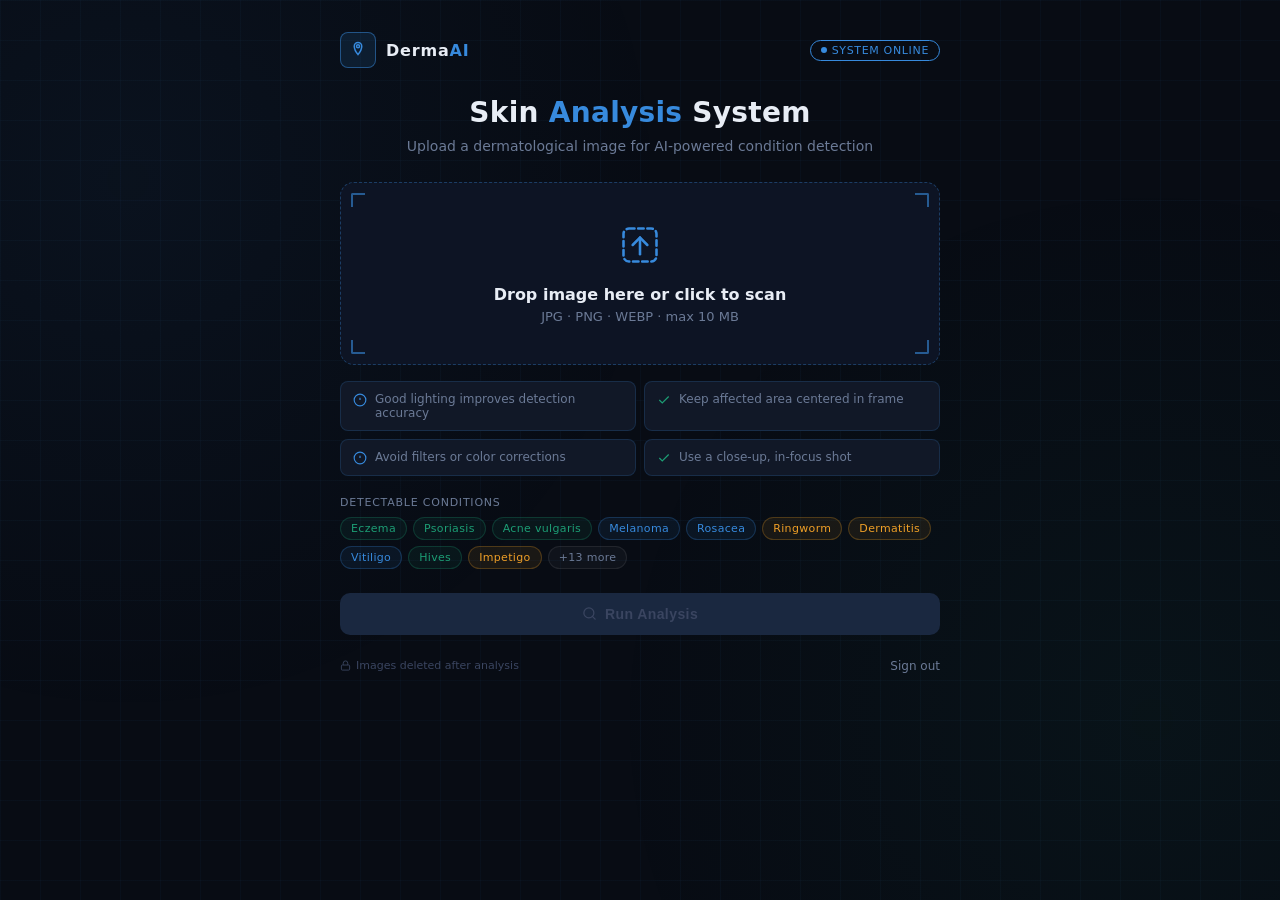
<file: templates/index.html>
<!DOCTYPE html>
<html lang="en">
<head>
<meta charset="UTF-8"/>
<meta name="viewport" content="width=device-width, initial-scale=1.0"/>
<title>DermaAI — Skin Analysis</title>
<style>
*,*::before,*::after{box-sizing:border-box;margin:0;padding:0;}
:root{
  --bg:#080c14;--bg-card:#0d1424;--bg-panel:#111827;
  --border:rgba(56,139,221,0.18);--border-bright:rgba(56,139,221,0.5);
  --accent:#378ADD;--accent2:#1D9E75;
  --text:#e8edf5;--text-muted:#6b7a96;--text-dim:#3a4560;
  --danger:#E24B4A;--success:#1D9E75;--warn:#EF9F27;
}
body{
  background:var(--bg);color:var(--text);
  font-family:'Segoe UI',system-ui,sans-serif;
  min-height:100vh;display:flex;flex-direction:column;
  align-items:center;padding:2rem 1rem 4rem;
}
body::before{
  content:'';position:fixed;inset:0;
  background-image:
    linear-gradient(rgba(56,138,221,0.04) 1px,transparent 1px),
    linear-gradient(90deg,rgba(56,138,221,0.04) 1px,transparent 1px);
  background-size:40px 40px;pointer-events:none;z-index:0;
}
body::after{
  content:'';position:fixed;inset:0;pointer-events:none;z-index:0;
  background:
    radial-gradient(circle at 10% 20%,rgba(56,138,221,0.05) 0%,transparent 40%),
    radial-gradient(circle at 90% 80%,rgba(29,158,117,0.05) 0%,transparent 40%);
}
.wrap{width:100%;max-width:600px;position:relative;z-index:1;}
.header{display:flex;align-items:center;justify-content:space-between;margin-bottom:1.75rem;}
.logo{display:flex;align-items:center;gap:10px;}
.logo-icon{width:36px;height:36px;border-radius:8px;background:rgba(55,138,221,0.12);border:1px solid var(--border-bright);display:flex;align-items:center;justify-content:center;}
.logo-text{font-size:16px;font-weight:700;letter-spacing:0.05em;}
.logo-text span{color:var(--accent);}
.badge-live{font-size:11px;padding:3px 10px;border-radius:99px;border:1px solid var(--accent);color:var(--accent);letter-spacing:0.06em;font-weight:500;display:flex;align-items:center;gap:5px;}
.badge-live::before{content:'';width:6px;height:6px;border-radius:50%;background:var(--accent);animation:blink 1.4s ease-in-out infinite;}
@keyframes blink{0%,100%{opacity:1}50%{opacity:0.2}}
.title-block{text-align:center;margin-bottom:1.75rem;}
.title-block h1{font-size:28px;font-weight:700;letter-spacing:0.01em;line-height:1.2;}
.title-block h1 span{color:var(--accent);}
.title-block p{color:var(--text-muted);font-size:14px;margin-top:8px;}

/* preview wrap clips scan line to image bounds */
#preview-wrap{display:none;margin-bottom:1rem;position:relative;overflow:hidden;border-radius:10px;}
#preview-img{width:100%;max-height:220px;object-fit:cover;display:block;border:1px solid var(--border-bright);border-radius:10px;}
.preview-overlay{position:absolute;inset:0;border-radius:10px;background:linear-gradient(to top,rgba(8,12,20,0.7) 0%,transparent 50%);pointer-events:none;z-index:1;}
.preview-label{position:absolute;bottom:10px;left:12px;font-size:12px;color:#fff;font-weight:500;z-index:3;}

/* scan line sits inside #preview-wrap, sweeps over the image */
.scan-line{
  position:absolute;left:0;top:0;width:100%;height:2px;
  background:linear-gradient(90deg,transparent 0%,var(--accent) 50%,transparent 100%);
  box-shadow:0 0 8px 2px rgba(55,138,221,0.5);
  animation:scandown 2s linear infinite;
  display:none;z-index:2;
}
@keyframes scandown{0%{top:0%}100%{top:100%}}

.upload-zone{border:1.5px dashed rgba(56,138,221,0.35);border-radius:14px;background:var(--bg-card);padding:2.5rem 1.5rem;text-align:center;cursor:pointer;position:relative;overflow:hidden;transition:border-color 0.2s,background 0.2s;}
.upload-zone:hover,.upload-zone.drag-over{border-color:var(--accent);background:rgba(55,138,221,0.06);}
.upload-zone input[type="file"]{position:absolute;inset:0;opacity:0;cursor:pointer;width:100%;height:100%;}
.corner{position:absolute;width:14px;height:14px;border-color:var(--accent);border-style:solid;opacity:0.6;}
.corner-tl{top:10px;left:10px;border-width:2px 0 0 2px;border-radius:2px 0 0 0;}
.corner-tr{top:10px;right:10px;border-width:2px 2px 0 0;border-radius:0 2px 0 0;}
.corner-bl{bottom:10px;left:10px;border-width:0 0 2px 2px;border-radius:0 0 0 2px;}
.corner-br{bottom:10px;right:10px;border-width:0 2px 2px 0;border-radius:0 0 2px 0;}
.upload-title{font-size:16px;font-weight:600;color:var(--text);margin-bottom:5px;}
.upload-sub{font-size:13px;color:var(--text-muted);}
.file-info{display:none;margin:10px 0 0;background:var(--bg-panel);border:1px solid var(--border);border-radius:8px;padding:10px 14px;font-size:12px;color:var(--text-muted);align-items:center;justify-content:space-between;}
.file-info .file-name{color:var(--text);font-weight:500;}
.tips{display:grid;grid-template-columns:1fr 1fr;gap:8px;margin:1rem 0 1.25rem;}
.tip{background:var(--bg-panel);border:1px solid var(--border);border-radius:8px;padding:10px 12px;display:flex;align-items:flex-start;gap:8px;font-size:12px;color:var(--text-muted);}
.conditions-wrap{margin:0 0 1.25rem;}
.conditions-label{font-size:11px;color:var(--text-muted);text-transform:uppercase;letter-spacing:0.07em;margin-bottom:8px;}
.conditions{display:flex;flex-wrap:wrap;gap:6px;}
.cond-tag{font-size:11px;padding:4px 10px;border-radius:99px;border:1px solid rgba(56,138,221,0.25);color:var(--accent);background:rgba(56,138,221,0.08);font-weight:500;letter-spacing:0.03em;}
.cond-tag.green{color:var(--accent2);background:rgba(29,158,117,0.08);border-color:rgba(29,158,117,0.25);}
.cond-tag.amber{color:#EF9F27;background:rgba(239,159,39,0.08);border-color:rgba(239,159,39,0.25);}
.cond-tag.dim{color:var(--text-muted);background:rgba(255,255,255,0.03);border-color:rgba(255,255,255,0.08);}
.loading-screen{display:none;background:var(--bg-card);border:1px solid var(--border-bright);border-radius:14px;padding:2rem 1.5rem;margin:1.25rem 0;position:relative;overflow:hidden;}
.loading-screen::before{content:'';position:absolute;top:0;left:0;right:0;height:2px;background:linear-gradient(90deg,transparent,var(--accent),transparent);}
.loading-screen.active{display:block;}
.loading-title{font-size:13px;color:var(--accent);font-weight:600;margin-bottom:12px;letter-spacing:0.05em;display:flex;align-items:center;gap:8px;}
.loading-title::before{content:'';display:inline-block;width:8px;height:8px;border-radius:50%;background:var(--accent);animation:blink 0.7s infinite;}
.progress-track{background:rgba(56,138,221,0.1);border-radius:99px;height:5px;overflow:hidden;}
.progress-bar{height:100%;border-radius:99px;background:var(--accent);width:0%;transition:width 0.35s linear;}
.analysis-steps{margin-top:14px;display:flex;flex-direction:column;gap:9px;}
.a-step{display:flex;align-items:center;gap:10px;font-size:12px;color:var(--text-muted);}
.a-step .dot{width:7px;height:7px;border-radius:50%;background:var(--text-dim);flex-shrink:0;transition:background 0.3s;}
.a-step.done .dot{background:var(--success);}
.a-step.active .dot{background:var(--accent);animation:blink 0.8s infinite;}
.a-step.done{color:var(--text);}
.btn-row{display:flex;gap:10px;margin-top:1.5rem;}
.btn{flex:1;padding:13px;border-radius:10px;font-size:14px;font-weight:600;cursor:pointer;transition:opacity 0.15s,transform 0.1s;letter-spacing:0.03em;border:none;display:flex;align-items:center;justify-content:center;gap:8px;}
.btn:active{transform:scale(0.98);}
.btn-primary{background:var(--accent);color:#fff;}
.btn-primary:disabled{background:#1a2840;color:var(--text-dim);cursor:not-allowed;}
.btn-primary:hover:not(:disabled){opacity:0.88;}
.btn-secondary{background:transparent;color:var(--text-muted);border:1px solid var(--border);font-weight:500;}
.btn-secondary:hover{background:rgba(255,255,255,0.04);color:var(--text);}
.footer{display:flex;justify-content:space-between;align-items:center;margin-top:1.5rem;}
.footer-note{font-size:11px;color:var(--text-dim);display:flex;align-items:center;gap:5px;}
.footer-link{font-size:12px;color:var(--text-muted);text-decoration:none;}
.footer-link:hover{color:var(--danger);}
</style>
</head>
<body>
<div class="wrap">

  <div class="header">
    <div class="logo">
      <div class="logo-icon">
        <svg width="18" height="18" viewBox="0 0 24 24" fill="none" stroke="#378ADD" stroke-width="2" stroke-linecap="round">
          <path d="M12 2a5 5 0 0 1 5 5c0 5.25-5 11-5 11S7 12.25 7 7a5 5 0 0 1 5-5z"/>
          <circle cx="12" cy="7" r="2"/>
        </svg>
      </div>
      <span class="logo-text">Derma<span>AI</span></span>
    </div>
    <div class="badge-live">SYSTEM ONLINE</div>
  </div>

  <div class="title-block">
    <h1>Skin <span>Analysis</span> System</h1>
    <p>Upload a dermatological image for AI-powered condition detection</p>
  </div>

  <!-- scan line is now inside preview-wrap so it sweeps over the image -->
  <div id="preview-wrap">
    <div class="scan-line" id="scanLine"></div>
    <img id="preview-img" alt="Preview"/>
    <div class="preview-overlay"></div>
    <div class="preview-label" id="preview-label"></div>
  </div>

  <form id="uploadForm" action="/predict" method="POST" enctype="multipart/form-data">
    <div class="upload-zone" id="dropzone">
      <div class="corner corner-tl"></div><div class="corner corner-tr"></div>
      <div class="corner corner-bl"></div><div class="corner corner-br"></div>
      <input type="file" id="fileInput" name="file" accept="image/*" required/>
      <div style="margin:0 auto 14px;">
        <svg width="44" height="44" viewBox="0 0 24 24" fill="none" stroke="#378ADD" stroke-width="1.4" stroke-linecap="round">
          <rect x="3" y="3" width="18" height="18" rx="3" stroke-dasharray="3 2"/>
          <polyline points="8 12 12 8 16 12"/><line x1="12" y1="8" x2="12" y2="17"/>
        </svg>
      </div>
      <div class="upload-title" id="drop-title">Drop image here or click to scan</div>
      <div class="upload-sub" id="drop-sub">JPG · PNG · WEBP · max 10 MB</div>
    </div>

    <div class="file-info" id="fileInfo">
      <span class="file-name" id="fileName">—</span>
      <span id="fileSize">—</span>
    </div>

    <div class="loading-screen" id="loadingScreen">
      <div class="loading-title">Analysing image...</div>
      <div class="progress-track"><div class="progress-bar" id="progressBar"></div></div>
      <div class="analysis-steps">
        <div class="a-step" id="step1"><div class="dot"></div>Preprocessing image data</div>
        <div class="a-step" id="step2"><div class="dot"></div>Running CNN feature extraction</div>
        <div class="a-step" id="step3"><div class="dot"></div>Classifying skin condition</div>
        <div class="a-step" id="step4"><div class="dot"></div>Generating Gemini RAG explanation</div>
      </div>
    </div>

    <div class="tips">
      <div class="tip">
        <svg style="flex-shrink:0;margin-top:1px;" width="14" height="14" viewBox="0 0 24 24" fill="none" stroke="#378ADD" stroke-width="2"><circle cx="12" cy="12" r="10"/><line x1="12" y1="8" x2="12" y2="12"/><line x1="12" y1="16" x2="12.01" y2="16"/></svg>
        Good lighting improves detection accuracy
      </div>
      <div class="tip">
        <svg style="flex-shrink:0;margin-top:1px;" width="14" height="14" viewBox="0 0 24 24" fill="none" stroke="#1D9E75" stroke-width="2"><polyline points="20 6 9 17 4 12"/></svg>
        Keep affected area centered in frame
      </div>
      <div class="tip">
        <svg style="flex-shrink:0;margin-top:1px;" width="14" height="14" viewBox="0 0 24 24" fill="none" stroke="#378ADD" stroke-width="2"><circle cx="12" cy="12" r="10"/><line x1="12" y1="8" x2="12" y2="12"/><line x1="12" y1="16" x2="12.01" y2="16"/></svg>
        Avoid filters or color corrections
      </div>
      <div class="tip">
        <svg style="flex-shrink:0;margin-top:1px;" width="14" height="14" viewBox="0 0 24 24" fill="none" stroke="#1D9E75" stroke-width="2"><polyline points="20 6 9 17 4 12"/></svg>
        Use a close-up, in-focus shot
      </div>
    </div>

    <div class="conditions-wrap">
      <div class="conditions-label">Detectable conditions</div>
      <div class="conditions">
        <span class="cond-tag green">Eczema</span>
        <span class="cond-tag green">Psoriasis</span>
        <span class="cond-tag green">Acne vulgaris</span>
        <span class="cond-tag">Melanoma</span>
        <span class="cond-tag">Rosacea</span>
        <span class="cond-tag amber">Ringworm</span>
        <span class="cond-tag amber">Dermatitis</span>
        <span class="cond-tag">Vitiligo</span>
        <span class="cond-tag green">Hives</span>
        <span class="cond-tag amber">Impetigo</span>
        <span class="cond-tag dim">+13 more</span>
      </div>
    </div>

    <div class="btn-row">
      <button class="btn btn-primary" id="predictBtn" type="submit" disabled>
        <svg width="15" height="15" viewBox="0 0 24 24" fill="none" stroke="currentColor" stroke-width="2" stroke-linecap="round"><circle cx="11" cy="11" r="8"/><line x1="21" y1="21" x2="16.65" y2="16.65"/></svg>
        Run Analysis
      </button>
      <button class="btn btn-secondary" id="resetBtn" type="button" onclick="resetForm()" style="display:none;flex:0 0 auto;padding:13px 20px;">Reset</button>
    </div>
  </form>

  <div class="footer">
    <div class="footer-note">
      <svg width="11" height="11" viewBox="0 0 24 24" fill="none" stroke="currentColor" stroke-width="2"><rect x="3" y="11" width="18" height="11" rx="2"/><path d="M7 11V7a5 5 0 0 1 10 0v4"/></svg>
      Images deleted after analysis
    </div>
    <a href="/logout" class="footer-link">Sign out</a>
  </div>

</div>
<script>
const fileInput=document.getElementById('fileInput');
const dropzone=document.getElementById('dropzone');
const dropTitle=document.getElementById('drop-title');
const dropSub=document.getElementById('drop-sub');
const predictBtn=document.getElementById('predictBtn');
const resetBtn=document.getElementById('resetBtn');
const scanLine=document.getElementById('scanLine');
const previewWrap=document.getElementById('preview-wrap');
const previewImg=document.getElementById('preview-img');
const previewLabel=document.getElementById('preview-label');
const fileInfo=document.getElementById('fileInfo');
const fileName=document.getElementById('fileName');
const fileSize=document.getElementById('fileSize');
const uploadForm=document.getElementById('uploadForm');
const loadingScreen=document.getElementById('loadingScreen');
const progressBar=document.getElementById('progressBar');

fileInput.addEventListener('change',function(){if(this.files&&this.files[0])handleFile(this.files[0]);});
dropzone.addEventListener('dragover',e=>{e.preventDefault();dropzone.classList.add('drag-over');});
dropzone.addEventListener('dragleave',()=>dropzone.classList.remove('drag-over'));
dropzone.addEventListener('drop',e=>{
  e.preventDefault();dropzone.classList.remove('drag-over');
  if(e.dataTransfer.files[0]){fileInput.files=e.dataTransfer.files;handleFile(e.dataTransfer.files[0]);}
});

function handleFile(file){
  const name=file.name.length>32?file.name.slice(0,29)+'...':file.name;
  const size=(file.size/1024/1024).toFixed(2)+' MB';
  dropTitle.textContent='Image loaded — ready to analyse';
  dropSub.textContent=name+' · '+size;
  predictBtn.disabled=false;
  resetBtn.style.display='block';
  fileName.textContent=name;fileSize.textContent=size;
  fileInfo.style.display='flex';
  const reader=new FileReader();
  reader.onload=e=>{
    previewImg.src=e.target.result;
    previewLabel.textContent=name;
    previewWrap.style.display='block';
    scanLine.style.display='block';
  };
  reader.readAsDataURL(file);
}

uploadForm.addEventListener('submit',function(e){
  if(fileInput.files&&fileInput.files[0]){
    predictBtn.disabled=true;
    predictBtn.innerHTML='<svg width="14" height="14" viewBox="0 0 24 24" fill="none" stroke="currentColor" stroke-width="2" stroke-linecap="round"><polyline points="23 4 23 10 17 10"/><path d="M20.49 15a9 9 0 1 1-2.12-9.36L23 10"/></svg> Sending to server...';
    loadingScreen.classList.add('active');
    startLoadingAnim();
  }
});

function startLoadingAnim(){
  const steps=['step1','step2','step3','step4'];
  steps.forEach(s=>document.getElementById(s).className='a-step');
  let prog=0,si=0;
  document.getElementById(steps[0]).classList.add('active');
  const iv=setInterval(()=>{
    prog+=1;
    progressBar.style.width=Math.min(prog,95)+'%';
    if(prog===22&&si<1){stepDone(steps[si++]);stepActive(steps[si]);}
    if(prog===50&&si<2){stepDone(steps[si++]);stepActive(steps[si]);}
    if(prog===75&&si<3){stepDone(steps[si++]);stepActive(steps[si]);}
    if(prog>=95)clearInterval(iv);
  },45);
}
function stepDone(id){document.getElementById(id).className='a-step done';}
function stepActive(id){if(id)document.getElementById(id).classList.add('active');}

function resetForm(){
  fileInput.value='';
  dropTitle.textContent='Drop image here or click to scan';
  dropSub.textContent='JPG · PNG · WEBP · max 10 MB';
  scanLine.style.display='none';
  predictBtn.disabled=true;
  predictBtn.innerHTML='<svg width="15" height="15" viewBox="0 0 24 24" fill="none" stroke="currentColor" stroke-width="2" stroke-linecap="round"><circle cx="11" cy="11" r="8"/><line x1="21" y1="21" x2="16.65" y2="16.65"/></svg> Run Analysis';
  resetBtn.style.display='none';
  previewWrap.style.display='none';
  fileInfo.style.display='none';
  loadingScreen.classList.remove('active');
  progressBar.style.width='0%';
}
</script>
</body>
</html>
</file>
